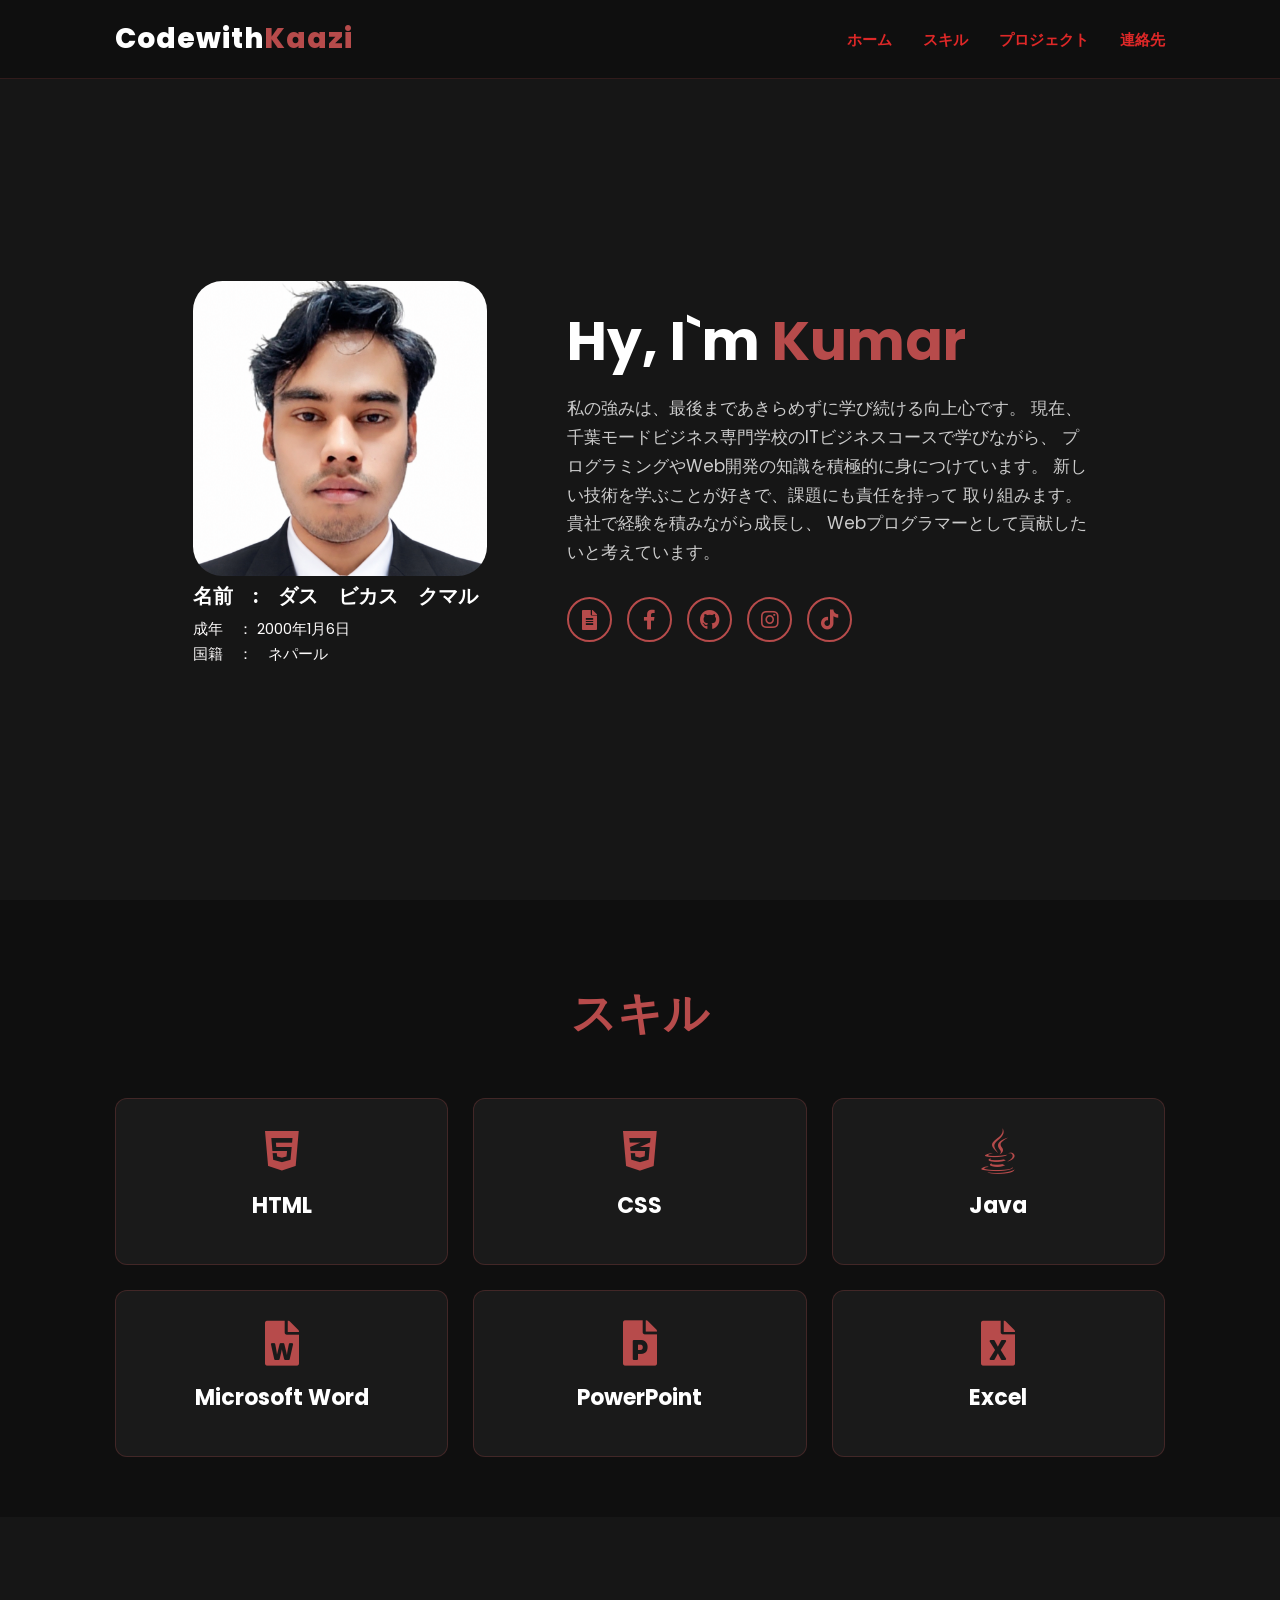
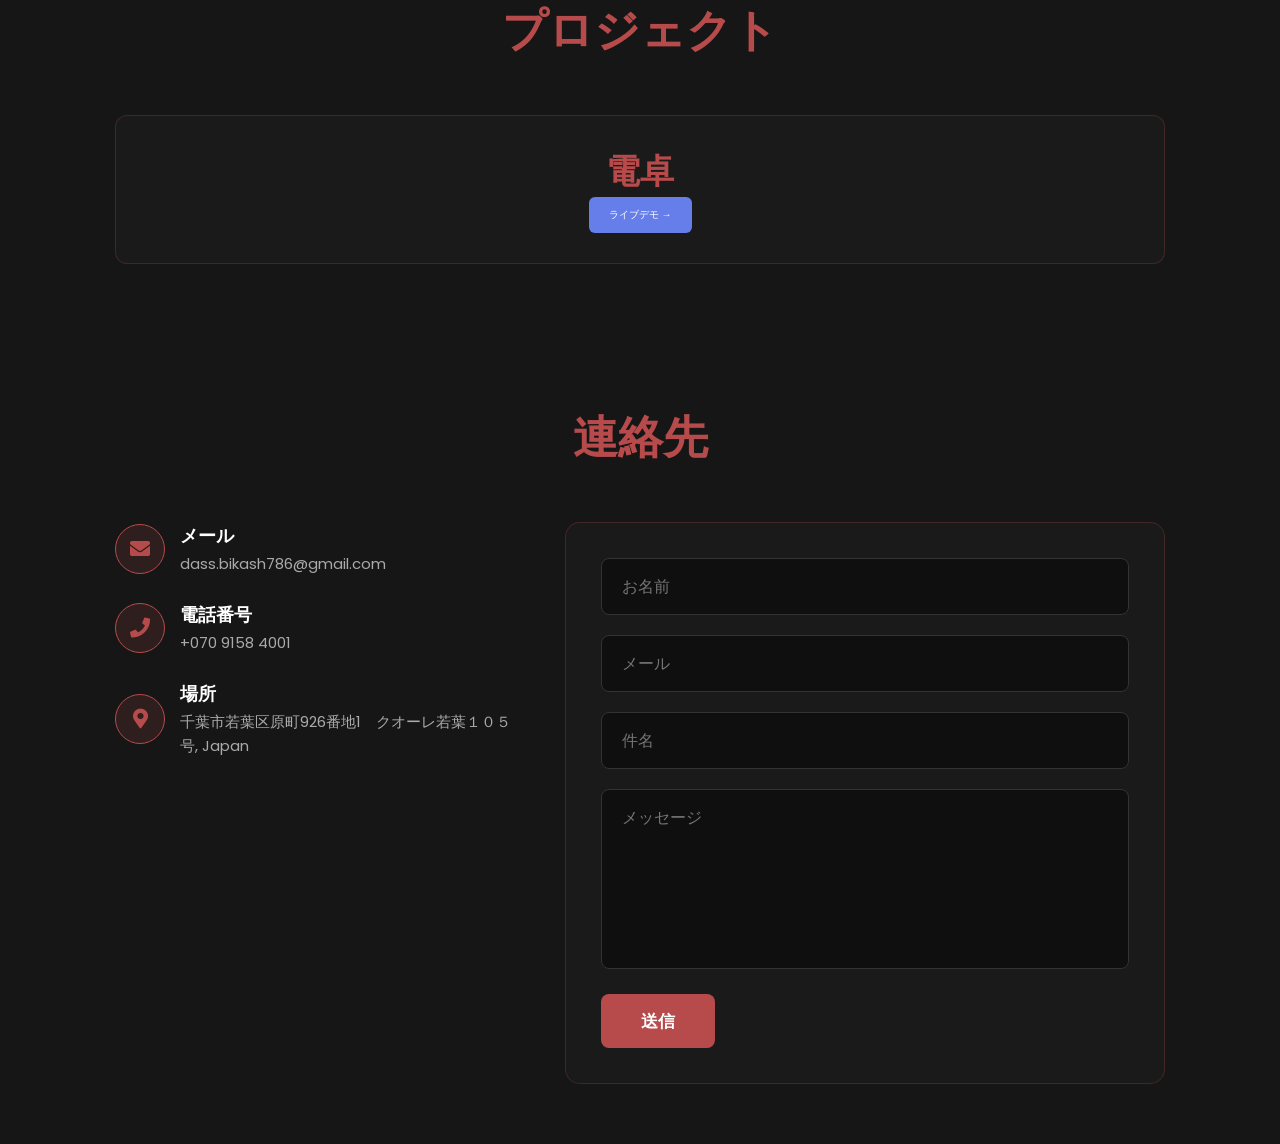
<file: index.html>
<!DOCTYPE html>
<html lang="ja">
<head>
  <meta charset="UTF-8">
  <meta name="viewport" content="width=device-width, initial-scale=1.0">
  <title>KaaZi | Portfolio</title>
  
  <link rel="stylesheet" href="https://cdnjs.cloudflare.com/ajax/libs/font-awesome/5.15.4/css/all.min.css">
  
  <link href="https://fonts.googleapis.com/css2?family=Poppins:wght@400;500;600;700;800&display=swap" rel="stylesheet">

  <link rel="stylesheet" href="style.css">
</head>
<body>


  <header>
    <a href="#" class="logo">Codewith<span>Kaazi</span></a>
    <nav>
      <a href="#home" class="active">ホーム</a>
      <a href="#skills">スキル</a>
      <a href="#projects">プロジェクト</a>
      <a href="#contact">連絡先</a>
    </nav>
  </header>

 
  <section class="home" id="home">
    <div class="home-img">
      <img src="mypic1.png" alt="KaaZi">
       <div class="profile-details">
    <h2>名前　:　ダス　ビカス　クマル</h2>
    <p>成年　： 2000年1月6日</p>
    <p>国籍　：　ネパール</p>
  </div>
    </div>
    

    <div class="home-content">
      <h1>Hy, I`m <span>Kumar</span></h1>
      <p>
       私の強みは、最後まであきらめずに学び続ける向上心です。
        現在、千葉モードビジネス専門学校のITビジネスコースで学びながら、
        プログラミングやWeb開発の知識を積極的に身につけています。
        新しい技術を学ぶことが好きで、課題にも責任を持って
        取り組みます。貴社で経験を積みながら成長し、
        Webプログラマーとして貢献したいと考えています。

      </p>
      

      <div class="social-icons">
        <a href="履歴書1.pdf" class="btn resume-btn" target="_open"> <i class="fas fa-file-alt"></i></a>
        <a href="https://www.facebook.com/share/1HHPqxqJkS/" target="_blank" aria-label="Facebook"><i class="fab fa-facebook-f"></i></a>
        <a href="#" target="_blank" aria-label="GitHub"><i class="fab fa-github"></i></a>
        <a href="https://www.instagram.com/kaazi010?vrfl=eWN6ajN1OGlmcGpo" target="_blank" aria-label="Instagram"><i class="fab fa-instagram"></i></a>
        <a href="https://www.tiktok.com/@mjfreeguy" target="_blank" aria-label="YouTube"><i class="fab fa-tiktok"></i></a>
     
      </div>
      
    </div>
  </section>
  <section class="skills" id="skills">
    <h2><span>スキル</span></h2>

    <div class="skills-container">

      <div class="skill-card">
        <i class="fab fa-html5"></i>
        <h3>HTML</h3>
      </div>

      <div class="skill-card">
        <i class="fab fa-css3-alt"></i>
        <h3>CSS</h3>
      </div>

      <div class="skill-card">
        <i class="fab fa-java"></i>
        <h3>Java</h3>
      </div>

      <div class="skill-card">
        <i class="fas fa-file-word"></i>
        <h3>Microsoft Word</h3>
      </div>

      <div class="skill-card">
        <i class="fas fa-file-powerpoint"></i>
        <h3>PowerPoint</h3>
      </div>

      <div class="skill-card">
        <i class="fas fa-file-excel"></i>
        <h3>Excel</h3>
      </div>

    </div>
  </section>
<section class="projects" id="projects">
    <h2><span>プロジェクト</span></h2>
    <div class="projects-container">
      <!-- Project 1 -->
      <div class="project-card">
        <h3>電卓</h3>
        <a href="calculator.html" target="_blank" class="btn-live">
            ライブデモ →
          </a>
         <p></p>
      </div>

      <!-- 
      <div class="project-card">
        <h3>プロジェクト２</h3>
        <a href="Project 1/calculator project/index.html" target="_blank" class="btn-live">
            ライブデモ →
          </a>
        <p>　　</p>
      </div>

    
      <div class="project-card">
        <h3>プロジェクト３</h3>
        <a href="Project 1/calculator project/index.html" target="_blank" class="btn-live">
            ライブデモ →
          </a>
        <p>　　</p> 
      </div> -->
    </div>
  </div>
</section>
<!-- Contact Section -->
  <section class="contact" id="contact">
    <h2>連絡先</h2>

    <div class="contact-container">

      <!-- Left side - Contact Info -->
      <div class="contact-info">
        
       <div class="info-item">
          <i class="fas fa-envelope"></i>
          <div class="text">
            <h4>メール</h4>
            <p>dass.bikash786@gmail.com</p>
          </div>
        </div>

        <div class="info-item">
          <i class="fas fa-phone"></i>
          <div class="text">
            <h4>電話番号</h4>
            <p>+070 9158 4001</p>
          </div>
        </div>

        <div class="info-item">
          <i class="fas fa-map-marker-alt"></i>
          <div class="text">
            <h4>場所</h4>
            <p>千葉市若葉区原町926番地1　クオーレ若葉１０５号, Japan</p>
          </div>
        </div>
      </div>

      <form class="contact-form" action="https://formspree.io/f/xqpplzpq" method="POST">
        <div class="input-box">
          <input type="text" name="name" placeholder="お名前" required>
        </div>
        <div class="input-box">
          <input type="email" name="email" placeholder="メール" required>
        </div>
        <div class="input-box">
          <input type="text" name="subject" placeholder="件名">
        </div>
        <div class="input-box">
          <textarea name="message" placeholder="メッセージ" required></textarea>
        </div>
        <button type="submit" class="btn">送信</button>
      </form>

    </div>
  </section>
 

</body>
</html>
</file>
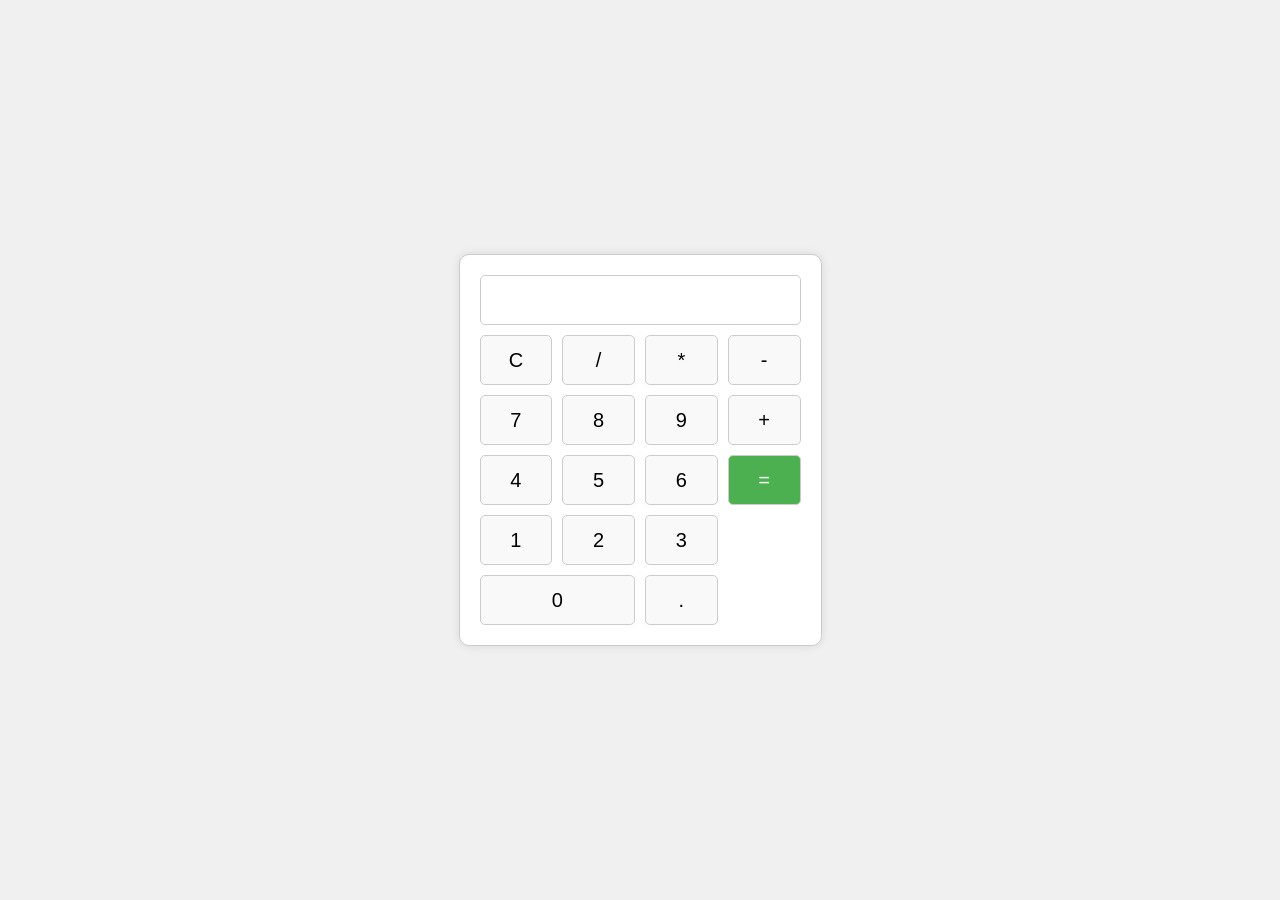
<file: calculator.html>
<!DOCTYPE html>
<html lang="en">
<head>
    <meta charset="UTF-8">
    <meta name="viewport" content="width=device-width, initial-scale=1.0">
    <title>Simple Calculator</title>
    <style>
        body {
            display: flex;
            justify-content: center;
            align-items: center;
            height: 100vh;
            margin: 0;
            background-color: #f0f0f0;
            font-family: Arial, sans-serif;
        }

        .calculator {
            background-color: #fff;
            border: 1px solid #ccc;
            border-radius: 10px;
            padding: 20px;
            box-shadow: 0 0 10px rgba(0, 0, 0, 0.1);
        }

        #display {
            width: 100%;
            height: 50px;
            font-size: 24px;
            text-align: right;
            margin-bottom: 10px;
            border: 1px solid #ccc;
            border-radius: 5px;
            padding: 10px;
            box-sizing: border-box;
        }

        .buttons {
            display: grid;
            grid-template-columns: repeat(4, 1fr);
            gap: 10px;
        }

        button {
            height: 50px;
            font-size: 20px;
            background-color: #f9f9f9;
            border: 1px solid #ccc;
            border-radius: 5px;
            cursor: pointer;
            transition: background-color 0.3s;
        }

        button:hover {
            background-color: #e0e0e0;
        }

        .equal {
            grid-row: span 2;
            background-color: #4caf50;
            color: white;
        }

        .equal:hover {
            background-color: #45a049;
        }

        .zero {
            grid-column: span 2;
        }
    </style>
</head>
<body>
    <div class="calculator">
        <input type="text" id="display" readonly>
        <div class="buttons">
            <button onclick="clearDisplay()">C</button>
            <button onclick="appendToDisplay('/')">/</button>
            <button onclick="appendToDisplay('*')">*</button>
            <button onclick="appendToDisplay('-')">-</button>
            <button onclick="appendToDisplay('7')">7</button>
            <button onclick="appendToDisplay('8')">8</button>
            <button onclick="appendToDisplay('9')">9</button>
            <button onclick="appendToDisplay('+')">+</button>
            <button onclick="appendToDisplay('4')">4</button>
            <button onclick="appendToDisplay('5')">5</button>
            <button onclick="appendToDisplay('6')">6</button>
            <button onclick="appendToDisplay('=')" class="equal">=</button>
            <button onclick="appendToDisplay('1')">1</button>
            <button onclick="appendToDisplay('2')">2</button>
            <button onclick="appendToDisplay('3')">3</button>
            <button onclick="appendToDisplay('0')" class="zero">0</button>
            <button onclick="appendToDisplay('.')">.</button>
        </div>
    </div>
<script>
        let display = document.getElementById('display');

        function appendToDisplay(value) {
            if (value === '=') {
                calculate();
            } else {
                display.value += value;
            }
        }

        function calculate() {
            try {
                display.value = eval(display.value);
            } catch (error) {
                display.value = 'Error';
            }
        }

        function clearDisplay() {
            display.value = '';
        }
    </script>
</body>
</html>
</file>
<file: style.css>
* {
      margin: 0;
      padding: 0;
      box-sizing: border-box;
      text-decoration: none;
      border: none;
      outline: none;
      font-family: 'Poppins', sans-serif;
    }

    html {
      font-size: 62.5%;
      scroll-behavior: smooth;
    }

    body {
      background: #0f0f0f;
      color: #fff;
      overflow-x: hidden;
    }

    /*  Header  */
    header {
      position: fixed;
      top: 0;
      left: 0;
      width: 100%;
      padding: 1.8rem 9%;
      background: rgba(15, 15, 15, 0.85);
      backdrop-filter: blur(10px);
      display: flex;
      justify-content: space-between;
      align-items: center;
      z-index: 1000;
      border-bottom: 1px solid rgba(183, 75, 75, 0.2);
    }

    .logo {
      font-size: 2.8rem;
      font-weight: 800;
      color: #fff;
      letter-spacing: 1px;
    }

    .logo span {
      color: #b74b4b;
    }

    nav a {
      font-size: 15px;
      border-bottom: #de2828;
      color: #de2828;
      margin-left: 2.8rem;
      font-weight: 1000;
    }

   
    

  

    /*  Home Section  */
    .home {
      min-height: 100vh;
      display: flex;
      justify-content: center;
      align-items: center;
      gap: 8rem;
      padding: 10rem 9% 5rem;
      background: #161616;
    }

    .home-img img {
      width: 23vw;
      max-width: 350px;
      border-radius: 10%;
      object-fit: cover;
      aspect-ratio: 1/1;
    }

    .home-content h1 {
      font-size: 5.5rem;
      font-weight: 700;
      line-height: 1.2;
      margin-bottom: 1rem;
    }

    .home-content h1 span {
      color: #b74b4b;
    }

    .home-content p {
      font-size: 1.7rem;
      line-height: 1.7;
      color: #ccc;
      max-width: 520px;
      margin: 2rem 0 3rem;
    }
    .profile-details h2 {
  margin: 0 0 8px 0;
  font-size: 2rem;
}

.profile-details p {
  margin: 4px 0;
  color: #fdfbfb;
  font-size: 1.46rem;
}

    /* Social Icons */
    .social-icons {
      display: flex;
      gap: 1.5rem;
    }

    .social-icons a {
      width: 4.5rem;
      height: 4.5rem;
      border-radius: 50%;
      background: transparent;
      border: 2px solid #b74b4b;
      display: flex;
      justify-content: center;
      align-items: center;
      color: #b74b4b;
      font-size: 2rem;
      transition: 0.3s ease;
    }

    .social-icons a:hover {
      background: #b74b4b;
      color: #fff;
      box-shadow: 0 0 0 #b74b4b;
      transform: translateY(1px);
    }

    /*  Responsive  */
    @media (max-width: 991px) {
      html {
        font-size: 55%;
      }

      .home {
        flex-direction: column-reverse;
        gap: 4rem;
        text-align: center;
      }

      .home-content p {
        margin-left: auto;
        margin-right: auto;
      }

      .social-icons {
        justify-content: center;
      }

      .home-img img {
        width: 50vw;
        max-width: 320px;
      }
    }

    @media (max-width: 600px) {
      header {
        padding: 1.5rem 5%;
      }

      nav a {
        margin-left: 1.5rem;
        font-size: 1.5rem;
      }

      .home {
        padding: 12rem 5% 5rem;
      }

      .home-content h1 {
        font-size: 4.2rem;
      }
    }
    .skills {
      padding: 8rem 9% 6rem;
      background: #0f0f0f;
    }

    .skills h2 {
      font-size: 4.5rem;
      text-align: center;
      margin-bottom: 5rem;
    }

    .skills h2 span {
      color: #b74b4b;
    }

    .skills-container {
      display: grid;
      grid-template-columns: repeat(auto-fit, minmax(280px, 1fr));
      gap: 2.5rem;
      max-width: 1100px;
      margin: 0 auto;
    }

    .skill-card {
      background: #1a1a1a;
      border: 1px solid rgba(183, 75, 75, 0.25);
      border-radius: 1.2rem;
      padding: 3rem 2.5rem;
      text-align: center;
      transition: 0.3s ease;
    }

    
    .skill-card i {
      font-size: 4.5rem;
      color: #b74b4b;
      margin-bottom: 1.5rem;
    }

    .skill-card h3 {
      font-size: 2.2rem;
      margin-bottom: 1.2rem;
      color: #fff;
    }
    .projects {
      padding: 8rem 9% 6rem;
      background: #161616;
    }
    .projects h2 {
      font-size: 4.5rem;
      text-align: center;
      margin-bottom: 5rem;
    }
    .projects h2 span {
      color: #b74b4b;
    }
    .projects-container {
      display: grid;
      grid-template-columns: repeat(auto-fit, minmax(280px, 1fr));
      gap: 2.5rem;
      max-width: 1100px;
      margin: 0 auto;
    }
    .project-card {
      background: #1a1a1a;
      border: 1px solid rgba(183, 75, 75, 0.25);
      border-radius: 1.2rem;
      padding: 3rem 2.5rem;
      text-align: center;
      transition: 0.3s ease;
    }
   
    .project-card h3{
        font-size: 3.4rem;
      color: #b74b4b;
    }
    .btn-live {
      display: inline-block;
      background: #667eea;
      color: white;
      text-decoration: none;
      padding: 10px 20px;
      border-radius: 6px;
      font-weight: 500;
      transition: background 0.3s;
    }

    .btn-live:hover {
      background: #5a6fd1;
    }
    /* ========== Contact Section ========== */
    .contact {
      padding: 8rem 9% 6rem;
      background: #161616;
    }

    .contact h2 {
      font-size: 4.5rem;
      color: #b74b4b;
      text-align: center;
      margin-bottom: 5rem;
    }

    
    .contact-container {
      display: grid;
      grid-template-columns: 1fr 1.5fr;
      gap: 5rem;
      max-width: 1100px;
      margin: 0 auto;
      align-items: start;
    }

    .contact-info {
      display: flex;
      flex-direction: column;
      gap: 2.5rem;
    }

    .contact-info h3 {
      font-size: 2.4rem;
      margin-bottom: 1rem;
      color: #b74b4b;
    }

    .contact-info p {
      font-size: 1.6rem;
      color: #aaa;
      line-height: 1.6;
      margin-bottom: 2rem;
    }

    .info-item {
      display: flex;
      align-items: center;
      gap: 1.5rem;
    }

    .info-item i {
      width: 5rem;
      height: 5rem;
      background: rgba(183, 75, 75, 0.15);
      border: 1px solid #b74b4b;
      border-radius: 50%;
      display: flex;
      justify-content: center;
      align-items: center;
      font-size: 2rem;
      color: #b74b4b;
      flex-shrink: 0;
    }

    .info-item .text h4 {
      font-size: 1.8rem;
      color: #fff;
      margin-bottom: 0.3rem;
    }

    .info-item .text p {
      font-size: 1.5rem;
      color: #aaa;
      margin: 0;
    }

    /* Contact Form */
    .contact-form {
      background: #1a1a1a;
      padding: 3.5rem;
      border-radius: 1.5rem;
      border: 1px solid rgba(183, 75, 75, 0.25);
    }

    .contact-form .input-box {
      margin-bottom: 2rem;
    }

    .contact-form input,
    .contact-form textarea {
      width: 100%;
      padding: 1.5rem 2rem;
      background: #0f0f0f;
      border: 1px solid #333;
      border-radius: 0.8rem;
      color: #fff;
      font-size: 1.6rem;
      transition: 0.3s ease;
    }

    .contact-form input:focus,
    .contact-form textarea:focus {
      border-color: #b74b4b;
      box-shadow: 0 0 10px rgba(183, 75, 75, 0.3);
    }

    .contact-form textarea {
      height: 18rem;
      resize: none;
    }

    .contact-form .btn {
      display: inline-block;
      padding: 1.4rem 4rem;
      background: #b74b4b;
      color: #fff;
      font-size: 1.7rem;
      font-weight: 600;
      border-radius: 0.8rem;
      cursor: pointer;
      transition: 0.3s ease;
    }

    .contact-form .btn:hover {
      background: #e06c6c;
      box-shadow: 0 0 20px rgba(183, 75, 75, 0.5);
      transform: translateY(-3px);
    }

   

    footer p span {
      color: #b74b4b;
    }
</file>
